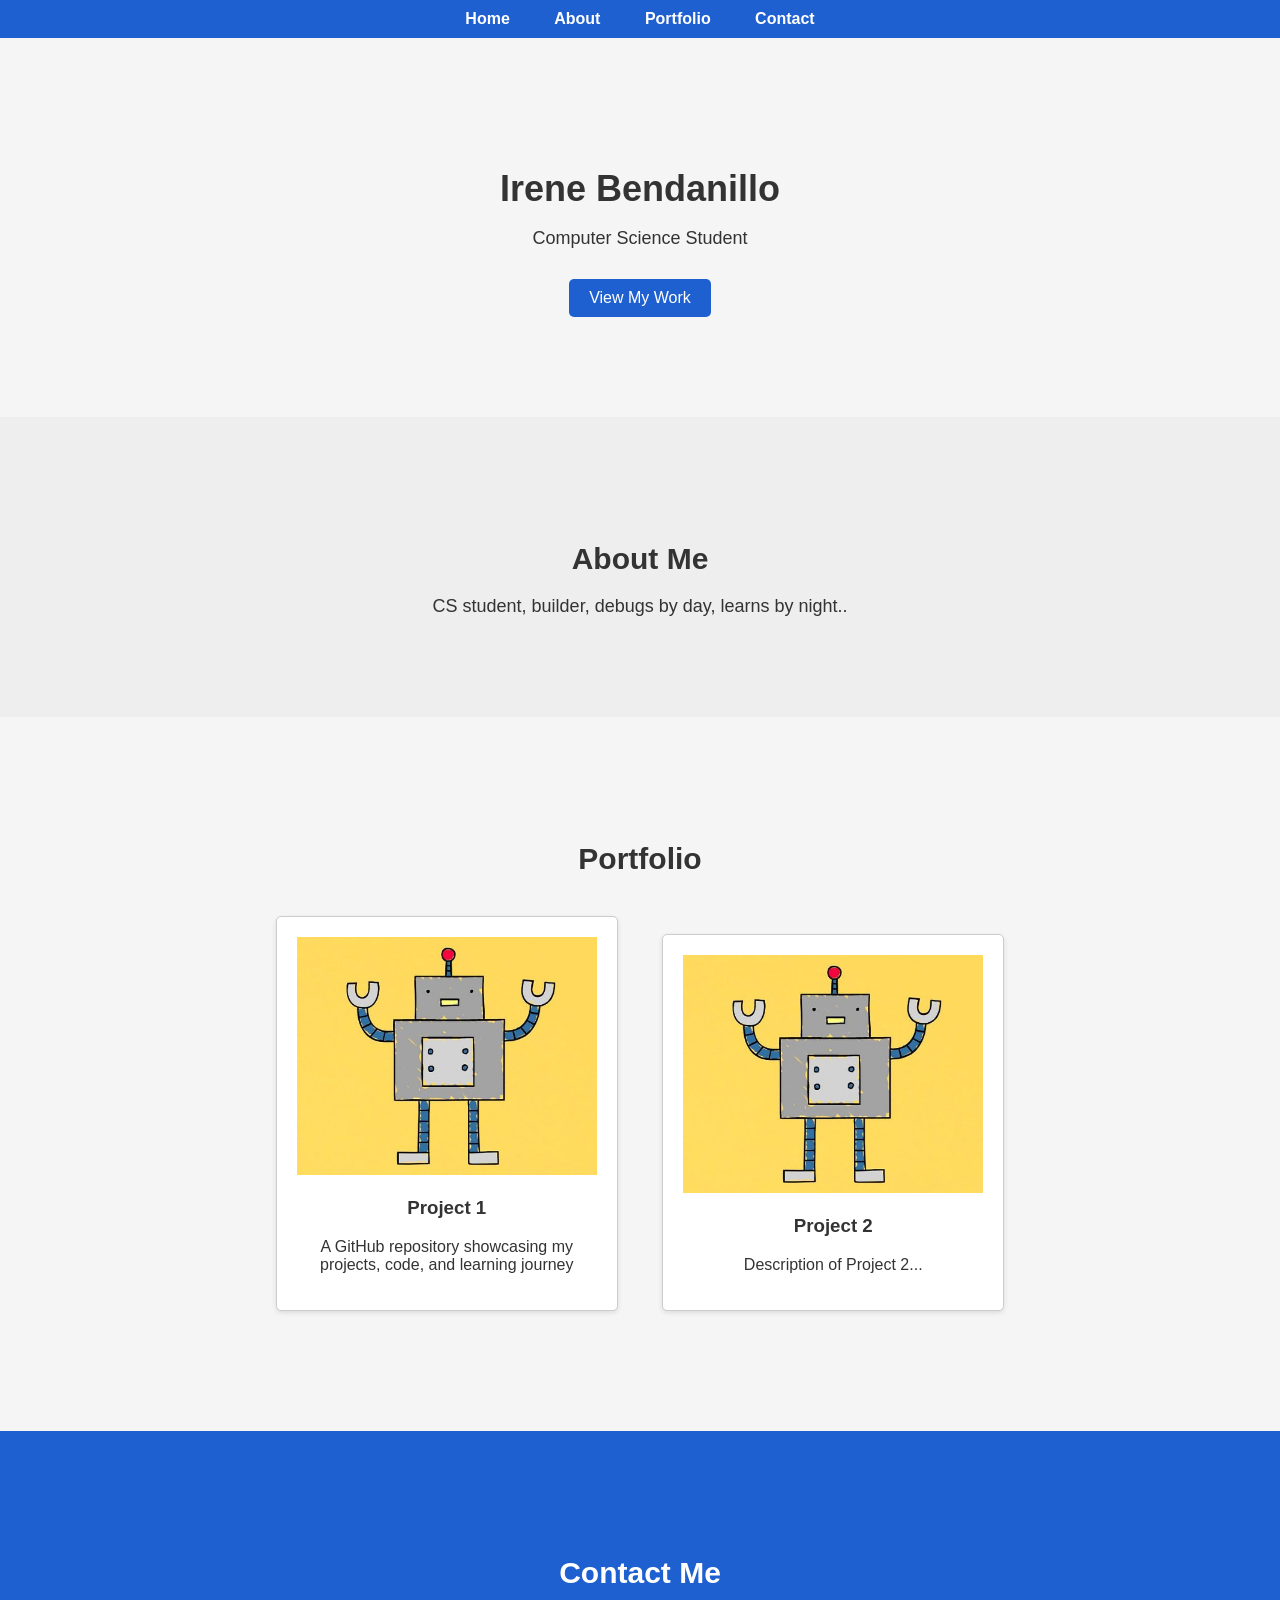
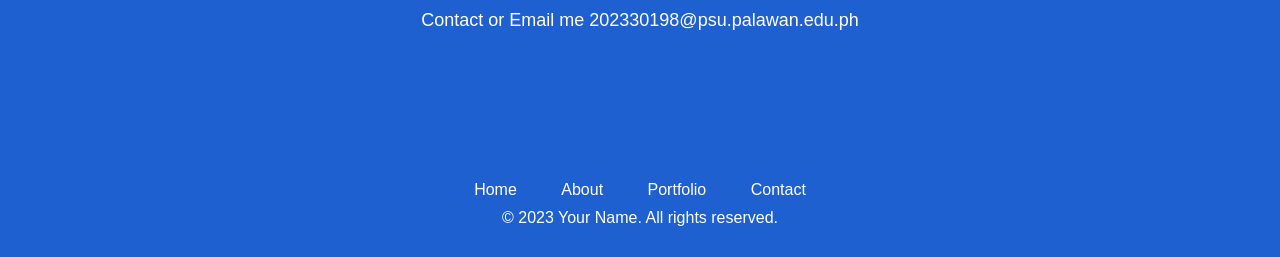
<file: index.html>
<!DOCTYPE html>
<html lang="en">
<head>
    <meta charset="UTF-8">
    <meta name="viewport" content="width=device-width, initial-scale=1.0">
    <link rel="stylesheet" href="css/styles.css">
    <title>Your Portfolio</title>
</head>
<body>
    <header>
        <nav>
            <ul>
                <li><a href="#home">Home</a></li>
                <li><a href="#about">About</a></li>
                <li><a href="#portfolio">Portfolio</a></li>
                <li><a href="#contact">Contact</a></li>
            </ul>
        </nav>
    </header>

    <section id="home" class="hero">
        <h1>Irene Bendanillo</h1>
        <p>Computer Science Student</p>
        <a href="#portfolio" class="cta-button">View My Work</a>
    </section>

    <section id="about" class="about">
        <h2>About Me</h2>
        <p>CS student, builder, debugs by day, learns by night..</p>
    </section>

    <section id="portfolio" class="portfolio">
        <h2>Portfolio</h2>
        <div class="portfolio-item">
            <img src="img/img1.jpg" alt="Project 1">
            <h3>Project 1</h3>
            <p>A GitHub repository showcasing my projects, code, and learning journey</p>
        </div>
        <div class="portfolio-item">
            <img src="img/img1.jpg" alt="Project 2">
            <h3>Project 2</h3>
            <p>Description of Project 2...</p>
        </div>
        <!-- Add more portfolio items as needed -->
    </section>

    <section id="contact" class="contact">
        <h2>Contact Me</h2>
        <p>Contact or Email me 202330198@psu.palawan.edu.ph</p>
    </section>

    <footer>
        <ul>
            <li><a href="#home">Home</a></li>
            <li><a href="#about">About</a></li>
            <li><a href="#portfolio">Portfolio</a></li>
            <li><a href="#contact">Contact</a></li>
        </ul>
        <p>&copy; 2023 Your Name. All rights reserved.</p>
    </footer>
</body>
</html>
</file>
<file: css/styles.css>
body {
    font-family: Arial, sans-serif;
    margin: 0;
    padding: 0;
    background-color: #f5f5f5;
    color: #333;
}

header {
    background-color: #1f60d1;
    color: white;
    padding: 10px 0;
}

nav ul {
    list-style: none;
    margin: 0;
    padding: 0;
    text-align: center;
}

nav li {
    display: inline;
    margin: 0 20px;
}

nav a {
    text-decoration: none;
    color: white;
    font-weight: bold;
    transition: color 0.3s;
}

nav a:hover {
    color: #ddd;
}

.hero {
    text-align: center;
    padding: 100px 0;
}

.hero h1 {
    font-size: 36px;
    margin-bottom: 10px;
}

.hero p {
    font-size: 18px;
    margin-bottom: 30px;
}

.cta-button {
    display: inline-block;
    padding: 10px 20px;
    background-color: #1f60d1;
    color: white;
    text-decoration: none;
    border-radius: 5px;
}

.cta-button:hover {
    background-color: #555;
}

.about {
    background-color: #eee;
    padding: 100px 0;
    text-align: center;
}

.about h2 {
    font-size: 30px;
    margin-bottom: 20px;
}

.about p {
    font-size: 18px;
    max-width: 800px;
    margin: 0 auto;
}

.portfolio {
    padding: 100px 0;
    text-align: center;
}

.portfolio h2 {
    font-size: 30px;
    margin-bottom: 20px;
}

.portfolio-item {
    display: inline-block;
    width: 300px;
    margin: 20px;
    padding: 20px;
    background-color: white;
    border: 1px solid #ccc;
    border-radius: 5px;
    box-shadow: 0 2px 5px rgba(0, 0, 0, 0.1);
}

.portfolio-item img {
    max-width: 100%;
}

.contact {
    background-color: #1f60d1;
    color: white;
    padding: 100px 0;
    text-align: center;
}

.contact h2 {
    font-size: 30px;
    margin-bottom: 20px;
}

.contact p {
    font-size: 18px;
    margin-bottom: 30px;
}

footer {
    background-color: #1f60d1;
    color: white;
    text-align: center;
    padding: 20px 0;
}

footer ul {
    list-style: none;
    margin: 0;
    padding: 0;
}

footer li {
    display: inline;
    margin: 0 20px;
}

footer a {
    text-decoration: none;
    color: white;
}

footer p {
    margin: 10px 0;
}
</file>
